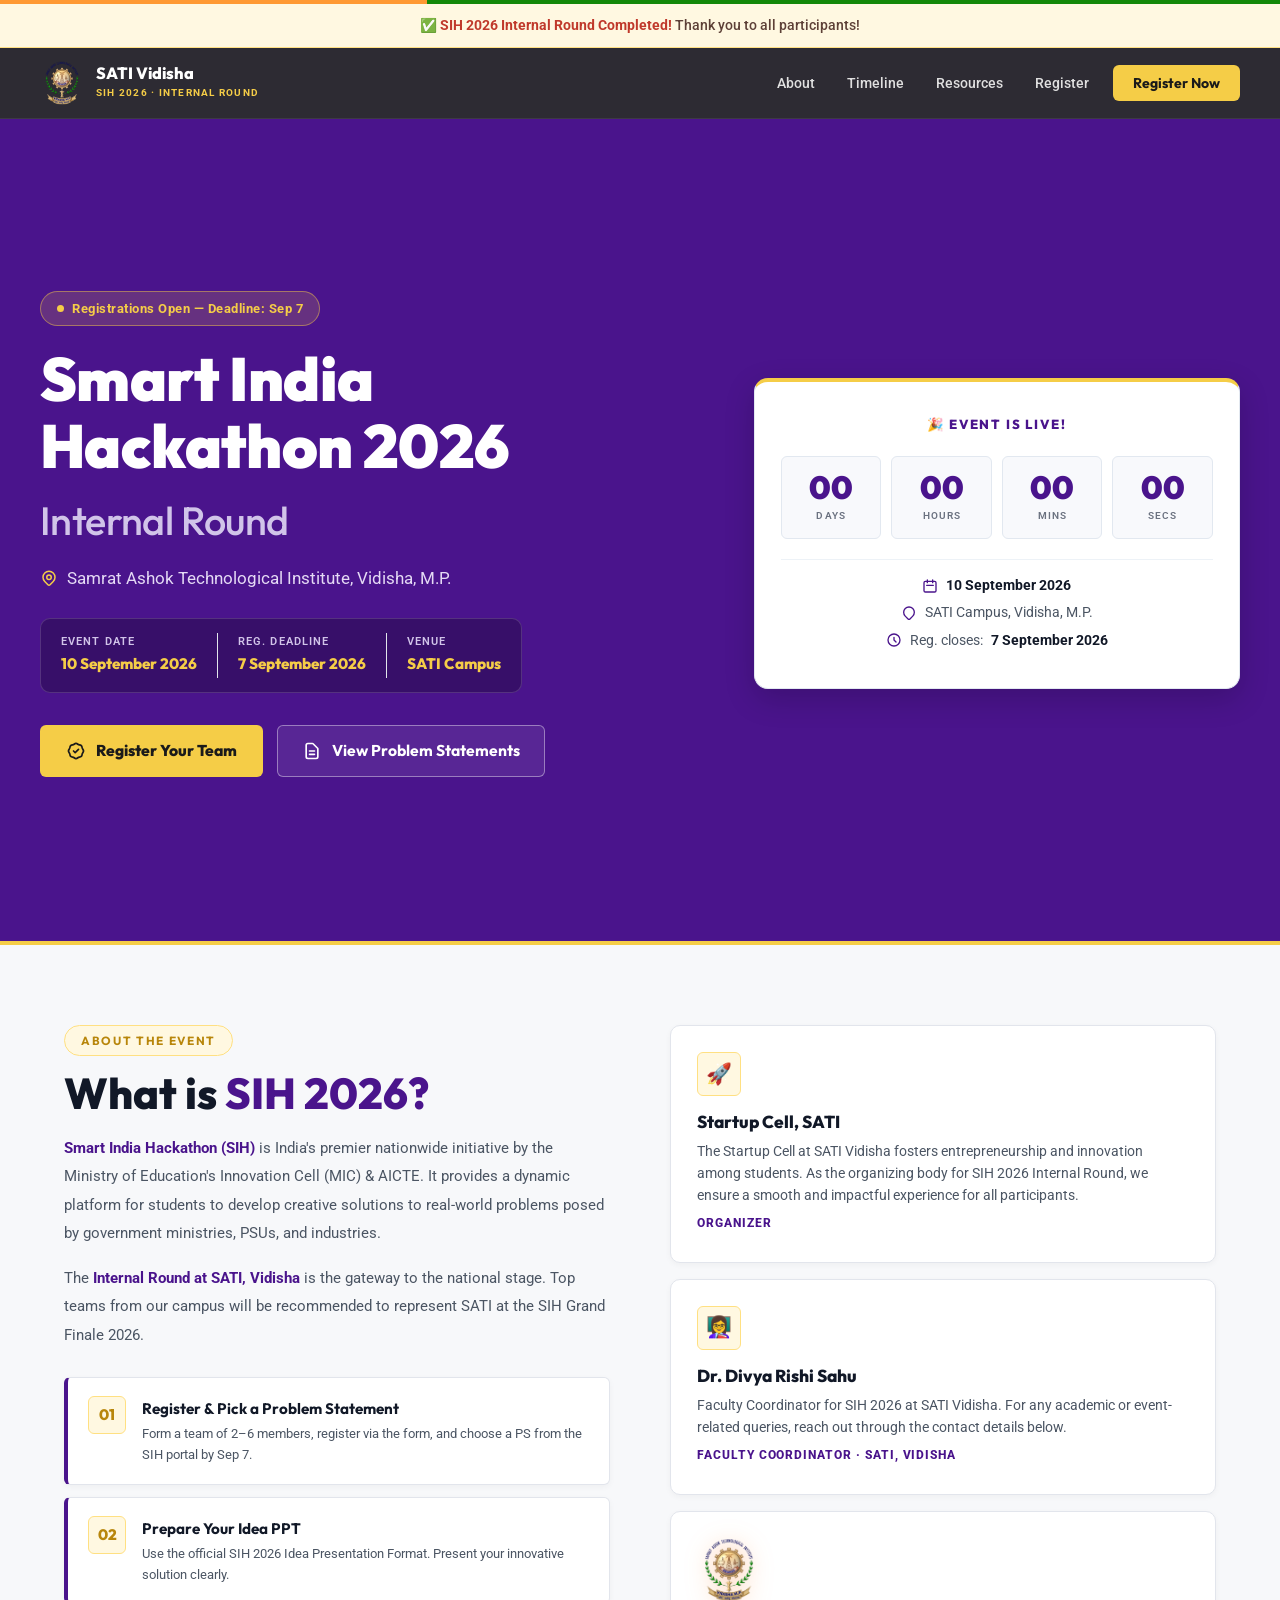
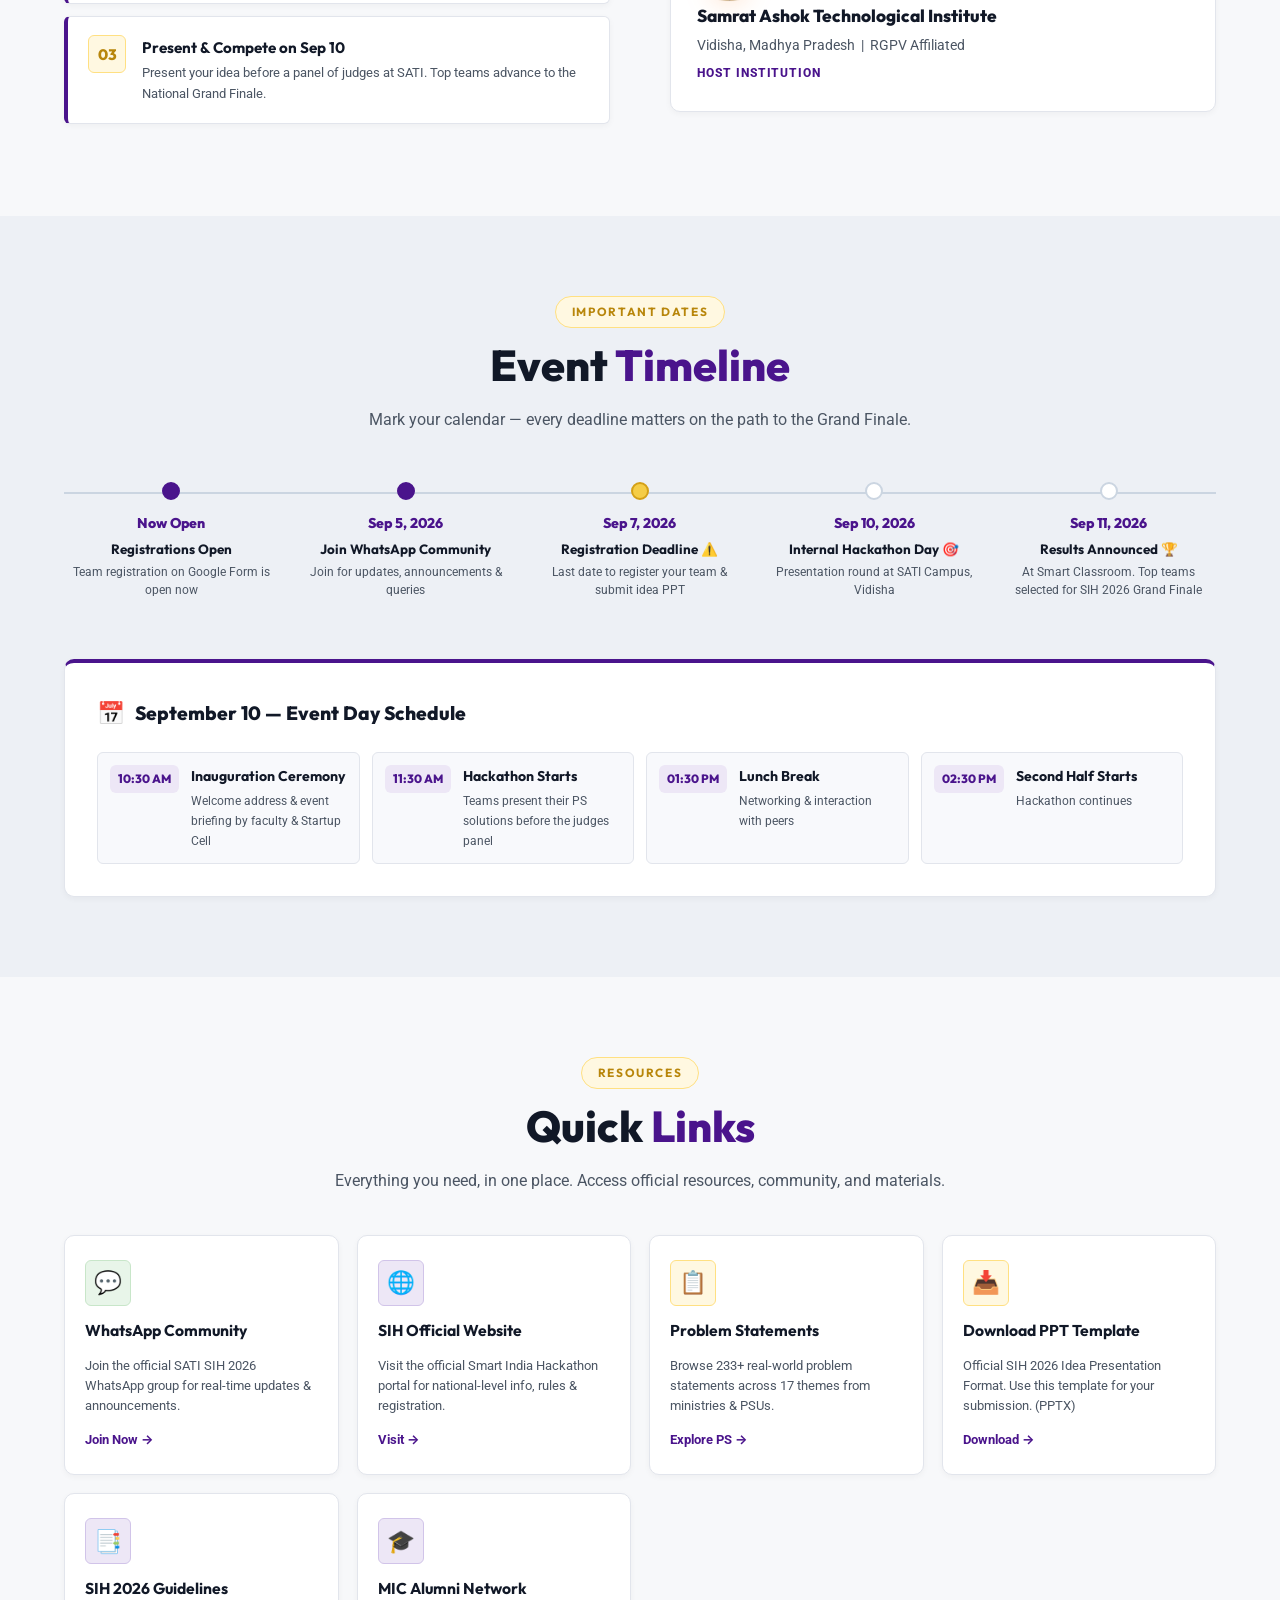
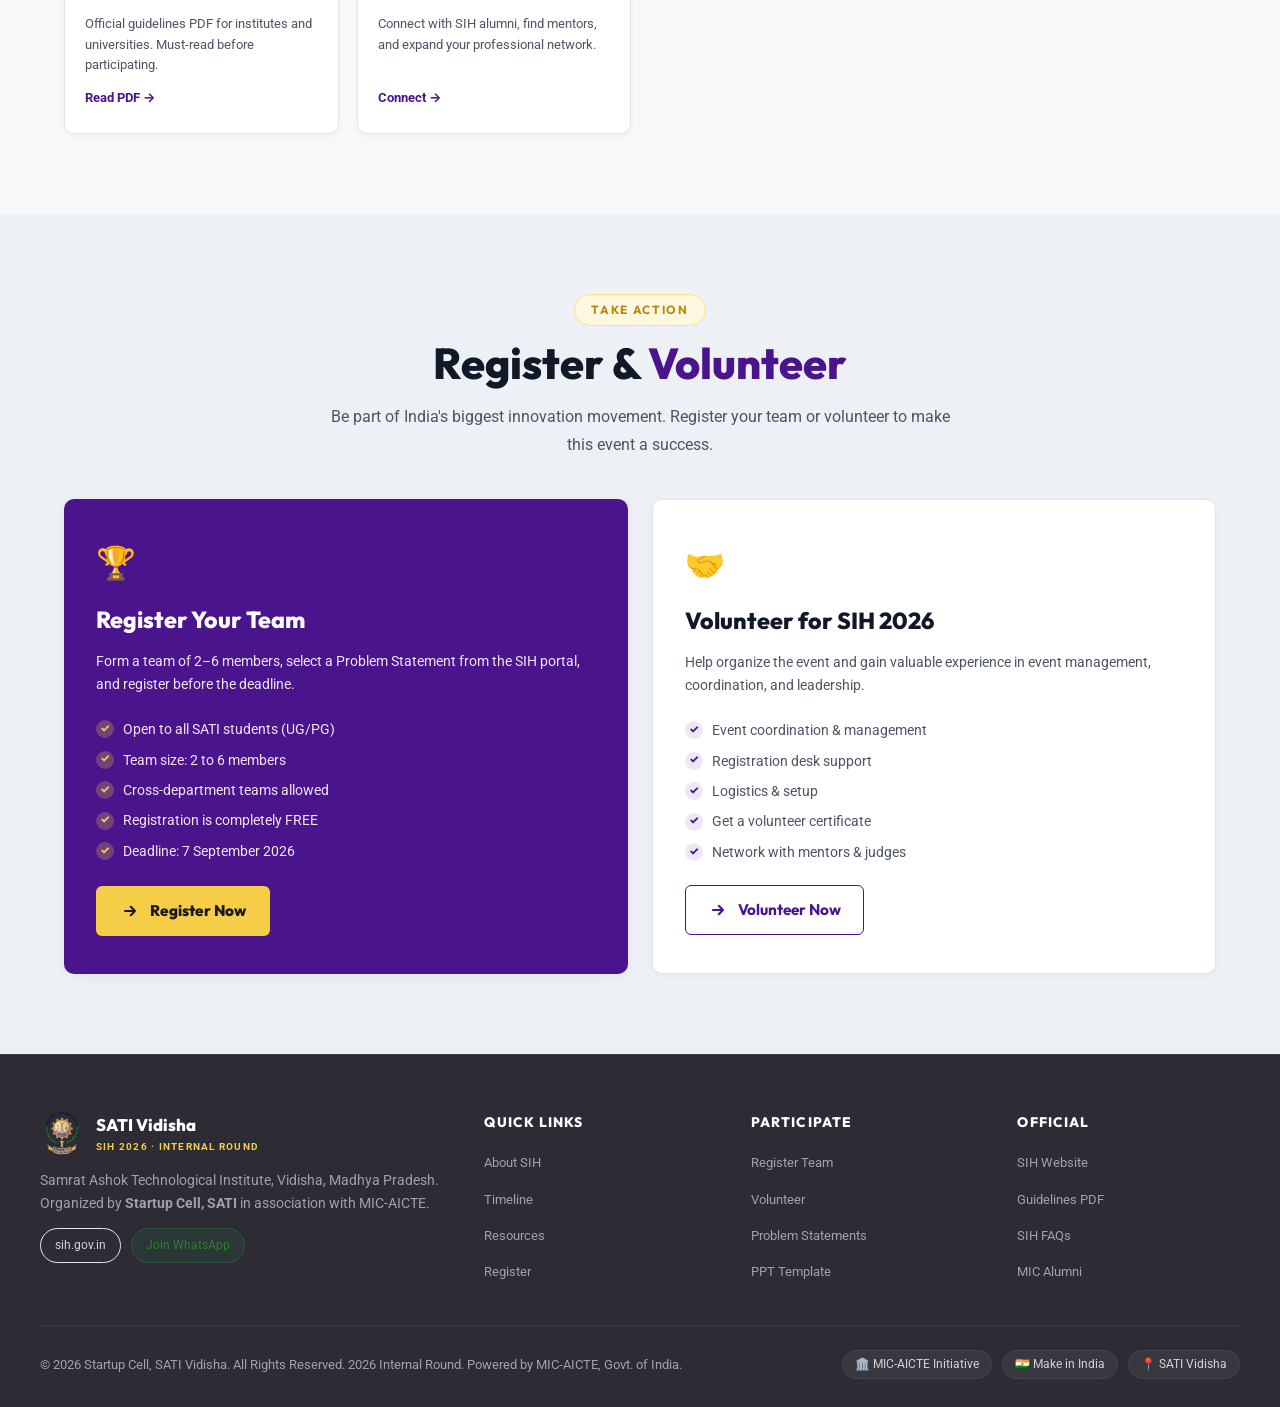
<file: preview.html>
<!DOCTYPE html>
<html lang="en">
<head>
  <meta charset="UTF-8" />
  <meta name="viewport" content="width=device-width, initial-scale=1.0" />
  <title>SIH 2026 Internal Round — SATI Vidisha</title>
  <meta name="description" content="Smart India Hackathon 2026 Internal Round at Samrat Ashok Technological Institute, Vidisha, M.P. Register your team, explore problem statements, and join the innovation journey." />
  <meta name="keywords" content="SIH 2026, Smart India Hackathon, SATI Vidisha, Internal Round, Hackathon, MP, Startup Cell" />
  <meta name="author" content="Startup Cell, SATI Vidisha" />
  <!-- Open Graph -->
  <meta property="og:title" content="SIH 2026 Internal Round — SATI Vidisha" />
  <meta property="og:description" content="Participate in the Smart India Hackathon 2026 Internal Round at SATI, Vidisha. Register by September 7, 2026." />
  <meta property="og:type" content="website" />
  <!-- Google Fonts -->
  <link rel="preconnect" href="https://fonts.googleapis.com" />
  <link rel="preconnect" href="https://fonts.gstatic.com" crossorigin />
  <link href="https://fonts.googleapis.com/css2?family=Outfit:wght@400;500;600;700;800;900&family=Inter:wght@400;500;600;700&display=swap" rel="stylesheet" />
  <link rel="stylesheet" href="style.css" />
</head>
<body>
<!-- India Tricolor Bar -->
<div class="india-bar"></div>

<!-- ══════════════════════════════════════════════════════
     NOTICE BANNER
══════════════════════════════════════════════════════ -->
<div class="notice-banner" id="notice-banner">
  🎯 <span class="notice-highlight">Registration Open!</span> Last date to register: <span class="notice-highlight">7 September 2026</span> &nbsp;|&nbsp;
  <a href="https://docs.google.com/forms/d/e/1FAIpQLSdya0mbfZyhgf5HdVg5-n7kTskO_dV9WyK3kc8CGcEGXtd5GA/formResponse?pli=1" target="_blank" rel="noopener" style="color:var(--orange);font-weight:700;">Register Now →</a>
</div>

<!-- ══════════════════════════════════════════════════════
     NAVBAR
══════════════════════════════════════════════════════ -->
<nav id="navbar">
  <div class="nav-inner">
    <a href="#hero" class="nav-brand">
      <img src="assets/sati-logo.png" alt="SATI Logo" id="nav-logo"
           style="background:transparent;mix-blend-mode:normal;" />
      <div class="nav-brand-text">
        <div class="nav-brand-name">SATI Vidisha</div>
        <div class="nav-brand-sub">SIH 2026 · Internal Round</div>
      </div>
    </a>

    <ul class="nav-links" id="navLinks">
      <li><a href="#about">About</a></li>
      <li><a href="#timeline">Timeline</a></li>
      <li><a href="#links">Resources</a></li>
      <li><a href="#register">Register</a></li>
      <li>
        <a href="https://docs.google.com/forms/d/e/1FAIpQLSdya0mbfZyhgf5HdVg5-n7kTskO_dV9WyK3kc8CGcEGXtd5GA/formResponse?pli=1"
           target="_blank" rel="noopener" class="nav-cta" id="nav-register-btn">
          Register Now
        </a>
      </li>
    </ul>

    <button class="hamburger" id="hamburger" aria-label="Toggle Menu">
      <span></span><span></span><span></span>
    </button>
  </div>
</nav>

<!-- ══════════════════════════════════════════════════════
     HERO SECTION
══════════════════════════════════════════════════════ -->
<section id="hero">
  <div class="hero-content">
    <!-- Left: Text -->
    <div class="hero-left">
      <div class="hero-badge">
        <span class="badge-dot"></span>
        Registrations Open — Deadline: Sep 7
      </div>

      <h1 class="hero-title">
        Smart India<br />
        Hackathon 2026<br />
        <span style="color:#d1c4e9; font-size:0.65em; font-weight:500;">Internal Round</span>
      </h1>

      <p class="hero-sub">
        <svg width="18" height="18" fill="none" viewBox="0 0 24 24" stroke="currentColor" stroke-width="2">
          <path stroke-linecap="round" stroke-linejoin="round" d="M17.657 16.657L13.414 20.9a2 2 0 01-2.828 0l-4.243-4.243a8 8 0 1111.314 0z"/>
          <path stroke-linecap="round" stroke-linejoin="round" d="M15 11a3 3 0 11-6 0 3 3 0 016 0z"/>
        </svg>
        Samrat Ashok Technological Institute, Vidisha, M.P.
      </p>

      <div class="hero-date-bar">
        <div class="date-chip">
          <span class="date-chip-label">Event Date</span>
          <span class="date-chip-value">10 September 2026</span>
        </div>
        <div style="width:1px;background:var(--border);align-self:stretch;"></div>
        <div class="date-chip">
          <span class="date-chip-label">Reg. Deadline</span>
          <span class="date-chip-value">7 September 2026</span>
        </div>
        <div style="width:1px;background:var(--border);align-self:stretch;"></div>
        <div class="date-chip">
          <span class="date-chip-label">Venue</span>
          <span class="date-chip-value">SATI Campus</span>
        </div>
      </div>

      <div class="hero-actions">
        <a href="https://docs.google.com/forms/d/e/1FAIpQLSdya0mbfZyhgf5HdVg5-n7kTskO_dV9WyK3kc8CGcEGXtd5GA/formResponse?pli=1"
           target="_blank" rel="noopener" class="btn-primary" id="hero-register-btn">
          <svg width="20" height="20" fill="none" viewBox="0 0 24 24" stroke="currentColor" stroke-width="2">
            <path stroke-linecap="round" stroke-linejoin="round" d="M9 12l2 2 4-4M7.835 4.697a3.42 3.42 0 001.946-.806 3.42 3.42 0 014.438 0 3.42 3.42 0 001.946.806 3.42 3.42 0 013.138 3.138 3.42 3.42 0 00.806 1.946 3.42 3.42 0 010 4.438 3.42 3.42 0 00-.806 1.946 3.42 3.42 0 01-3.138 3.138 3.42 3.42 0 00-1.946.806 3.42 3.42 0 01-4.438 0 3.42 3.42 0 00-1.946-.806 3.42 3.42 0 01-3.138-3.138 3.42 3.42 0 00-.806-1.946 3.42 3.42 0 010-4.438 3.42 3.42 0 00.806-1.946 3.42 3.42 0 013.138-3.138z"/>
          </svg>
          Register Your Team
        </a>
        <a href="https://www.sih.gov.in/sih2026PS" target="_blank" rel="noopener" class="btn-secondary" id="hero-ps-btn">
          <svg width="20" height="20" fill="none" viewBox="0 0 24 24" stroke="currentColor" stroke-width="2">
            <path stroke-linecap="round" stroke-linejoin="round" d="M9 12h6m-6 4h6m2 5H7a2 2 0 01-2-2V5a2 2 0 012-2h5.586a1 1 0 01.707.293l5.414 5.414a1 1 0 01.293.707V19a2 2 0 01-2 2z"/>
          </svg>
          View Problem Statements
        </a>
      </div>
    </div>

    <!-- Right: Countdown -->
    <div class="hero-right">
      <!-- Countdown Card -->
      <div class="countdown-wrapper">
        <div class="countdown-title" id="cd-title">
          ⏱️ Countdown to Event Day
        </div>
        <div class="countdown-grid">
          <div class="countdown-unit">
            <span class="countdown-num" id="cd-days">00</span>
            <span class="countdown-label-sm">Days</span>
          </div>
          <div class="countdown-unit">
            <span class="countdown-num" id="cd-hours">00</span>
            <span class="countdown-label-sm">Hours</span>
          </div>
          <div class="countdown-unit">
            <span class="countdown-num" id="cd-mins">00</span>
            <span class="countdown-label-sm">Mins</span>
          </div>
          <div class="countdown-unit">
            <span class="countdown-num" id="cd-secs">00</span>
            <span class="countdown-label-sm">Secs</span>
          </div>
        </div>
        <div class="countdown-event-info">
          <div class="event-info-row">
            <svg width="16" height="16" fill="none" viewBox="0 0 24 24" stroke="currentColor" stroke-width="2">
              <path stroke-linecap="round" stroke-linejoin="round" d="M8 7V3m8 4V3m-9 8h10M5 21h14a2 2 0 002-2V7a2 2 0 00-2-2H5a2 2 0 00-2 2v12a2 2 0 002 2z"/>
            </svg>
            <strong>10 September 2026</strong>
          </div>
          <div class="event-info-row">
            <svg width="16" height="16" fill="none" viewBox="0 0 24 24" stroke="currentColor" stroke-width="2">
              <path stroke-linecap="round" stroke-linejoin="round" d="M17.657 16.657L13.414 20.9a2 2 0 01-2.828 0l-4.243-4.243a8 8 0 1111.314 0z"/>
            </svg>
            SATI Campus, Vidisha, M.P.
          </div>
          <div class="event-info-row">
            <svg width="16" height="16" fill="none" viewBox="0 0 24 24" stroke="currentColor" stroke-width="2">
              <path stroke-linecap="round" stroke-linejoin="round" d="M12 8v4l3 3m6-3a9 9 0 11-18 0 9 9 0 0118 0z"/>
            </svg>
            Reg. closes: <strong>7 September 2026</strong>
          </div>
        </div>
      </div>
    </div>
  </div>
</section>

<!-- ══════════════════════════════════════════════════════
     ABOUT SECTION
══════════════════════════════════════════════════════ -->
<section id="about" class="section-pad">
  <div class="container">
    <div class="about-grid">
      <!-- Left: About text + Process -->
      <div class=" ">
        <span class="section-label">About the Event</span>
        <h2 class="section-title">What is <span>SIH 2026?</span></h2>
        <div class="about-text">
          <p>
            <span class="about-highlight">Smart India Hackathon (SIH)</span> is India's premier nationwide initiative by the
            Ministry of Education's Innovation Cell (MIC) &amp; AICTE. It provides a dynamic platform for students to develop
            creative solutions to real-world problems posed by government ministries, PSUs, and industries.
          </p>
          <p>
            The <span class="about-highlight">Internal Round at SATI, Vidisha</span> is the gateway to the national stage.
            Top teams from our campus will be recommended to represent SATI at the SIH Grand Finale 2026.
          </p>
        </div>

        <div class="process-steps">
          <div class="process-step ">
            <div class="step-num">01</div>
            <div class="step-content">
              <h4>Register &amp; Pick a Problem Statement</h4>
              <p>Form a team of 2–6 members, register via the form, and choose a PS from the SIH portal by Sep 7.</p>
            </div>
          </div>
          <div class="process-step ">
            <div class="step-num">02</div>
            <div class="step-content">
              <h4>Prepare Your Idea PPT</h4>
              <p>Use the official SIH 2026 Idea Presentation Format. Present your innovative solution clearly.</p>
            </div>
          </div>
          <div class="process-step ">
            <div class="step-num">03</div>
            <div class="step-content">
              <h4>Present &amp; Compete on Sep 10</h4>
              <p>Present your idea before a panel of judges at SATI. Top teams advance to the National Grand Finale.</p>
            </div>
          </div>
        </div>
      </div>

      <!-- Right: Organizer cards -->
      <div class="organizer-cards ">
        <div class="org-card">
          <div class="org-icon">🚀</div>
          <h3>Startup Cell, SATI</h3>
          <p>The Startup Cell at SATI Vidisha fosters entrepreneurship and innovation among students. As the organizing body for SIH 2026 Internal Round, we ensure a smooth and impactful experience for all participants.</p>
          <span class="org-role">Organizer</span>
        </div>
        <div class="org-card">
          <div class="org-icon">👩‍🏫</div>
          <h3>Dr. Divya Rishi Sahu</h3>
          <p>Faculty Coordinator for SIH 2026 at SATI Vidisha. For any academic or event-related queries, reach out through the contact details below.</p>
          <span class="org-role">Faculty Coordinator · SATI, Vidisha</span>
        </div>
        <div class="org-card" style="flex-direction:row;align-items:center;gap:20px;">
          <img src="assets/sati-logo.png" alt="SATI Logo"
               style="width:64px;height:64px;object-fit:contain;filter:drop-shadow(0 0 12px rgba(255,107,0,0.3));flex-shrink:0;" />
          <div>
            <h3 style="margin-bottom:4px;">Samrat Ashok Technological Institute</h3>
            <p>Vidisha, Madhya Pradesh &nbsp;|&nbsp; RGPV Affiliated</p>
            <span class="org-role">Host Institution</span>
          </div>
        </div>
      </div>
    </div>
  </div>
</section>

<!-- ══════════════════════════════════════════════════════
     TIMELINE SECTION
══════════════════════════════════════════════════════ -->
<section id="timeline" class="section-pad">
  <div class="container">
    <div class="text-center ">
      <span class="section-label">Important Dates</span>
      <h2 class="section-title">Event <span>Timeline</span></h2>
      <p class="section-desc">Mark your calendar — every deadline matters on the path to the Grand Finale.</p>
    </div>

    <div class="timeline-wrapper ">
      <div class="timeline-line"></div>
      <div class="timeline-items">
        <div class="timeline-item">
          <div class="tl-dot passed"></div>
          <div class="tl-content">
            <div class="tl-date">Now Open</div>
            <div class="tl-title">Registrations Open</div>
            <div class="tl-desc">Team registration on Google Form is open now</div>
          </div>
        </div>
        <div class="timeline-item">
          <div class="tl-dot passed"></div>
          <div class="tl-content">
            <div class="tl-date">Sep 5, 2026</div>
            <div class="tl-title">Join WhatsApp Community</div>
            <div class="tl-desc">Join for updates, announcements &amp; queries</div>
          </div>
        </div>
        <div class="timeline-item">
          <div class="tl-dot active"></div>
          <div class="tl-content">
            <div class="tl-date">Sep 7, 2026</div>
            <div class="tl-title">Registration Deadline ⚠️</div>
            <div class="tl-desc">Last date to register your team &amp; submit idea PPT</div>
          </div>
        </div>
        <div class="timeline-item">
          <div class="tl-dot"></div>
          <div class="tl-content">
            <div class="tl-date">Sep 10, 2026</div>
            <div class="tl-title">Internal Hackathon Day 🎯</div>
            <div class="tl-desc">Presentation round at SATI Campus, Vidisha</div>
          </div>
        </div>
        <div class="timeline-item">
          <div class="tl-dot"></div>
          <div class="tl-content">
            <div class="tl-date">Sep 11, 2026</div>
            <div class="tl-title">Results Announced 🏆</div>
            <div class="tl-desc">At Smart Classroom. Top teams selected for SIH 2026 Grand Finale</div>
          </div>
        </div>
      </div>
    </div>

    <!-- Day Schedule -->
    <div class="day-schedule " style="margin-top:60px;">
      <h3>
        <span style="font-size:1.4rem;">📅</span>
        September 10 — Event Day Schedule
      </h3>
      <div class="schedule-grid">
        <div class="schedule-item">
          <span class="schedule-time">10:30 AM</span>
          <div class="schedule-info">
            <h5>Inauguration Ceremony</h5>
            <p>Welcome address &amp; event briefing by faculty &amp; Startup Cell</p>
          </div>
        </div>
        <div class="schedule-item">
          <span class="schedule-time">11:30 AM</span>
          <div class="schedule-info">
            <h5>Hackathon Starts</h5>
            <p>Teams present their PS solutions before the judges panel</p>
          </div>
        </div>
        <div class="schedule-item">
          <span class="schedule-time">01:30 PM</span>
          <div class="schedule-info">
            <h5>Lunch Break</h5>
            <p>Networking &amp; interaction with peers</p>
          </div>
        </div>
        <div class="schedule-item">
          <span class="schedule-time">02:30 PM</span>
          <div class="schedule-info">
            <h5>Second Half Starts</h5>
            <p>Hackathon continues</p>
          </div>
        </div>
      </div>
    </div>
  </div>
</section>

<!-- ══════════════════════════════════════════════════════
     QUICK LINKS / RESOURCES
══════════════════════════════════════════════════════ -->
<section id="links" class="section-pad">
  <div class="container">
    <div class="text-center ">
      <span class="section-label">Resources</span>
      <h2 class="section-title">Quick <span>Links</span></h2>
      <p class="section-desc">Everything you need, in one place. Access official resources, community, and materials.</p>
    </div>

    <div class="links-grid">
      <!-- WhatsApp -->
      <a href="https://chat.whatsapp.com/ITnW1NjKHrTAo9F9Lrst8m"
         target="_blank" rel="noopener" class="link-card " id="whatsapp-link">
        <div class="link-icon-wrap green">💬</div>
        <div class="link-card-title">WhatsApp Community</div>
        <div class="link-card-desc">Join the official SATI SIH 2026 WhatsApp group for real-time updates &amp; announcements.</div>
        <div class="link-card-arrow">Join Now →</div>
      </a>

      <!-- SIH Website -->
      <a href="https://www.sih.gov.in/" target="_blank" rel="noopener" class="link-card " id="sih-website-link">
        <div class="link-icon-wrap blue">🌐</div>
        <div class="link-card-title">SIH Official Website</div>
        <div class="link-card-desc">Visit the official Smart India Hackathon portal for national-level info, rules &amp; registration.</div>
        <div class="link-card-arrow">Visit →</div>
      </a>

      <!-- Problem Statements -->
      <a href="https://www.sih.gov.in/sih2026PS" target="_blank" rel="noopener" class="link-card " id="ps-link">
        <div class="link-icon-wrap orange">📋</div>
        <div class="link-card-title">Problem Statements</div>
        <div class="link-card-desc">Browse 233+ real-world problem statements across 17 themes from ministries &amp; PSUs.</div>
        <div class="link-card-arrow">Explore PS →</div>
      </a>

      <!-- PPT Template -->
      <a href="https://www.sih.gov.in/letters/2026/SIH2026-IDEA-Presentation-Format.pptx"
         target="_blank" rel="noopener" class="link-card " id="ppt-download-btn">
        <div class="link-icon-wrap orange">📥</div>
        <div class="link-card-title">Download PPT Template</div>
        <div class="link-card-desc">Official SIH 2026 Idea Presentation Format. Use this template for your submission. (PPTX)</div>
        <div class="link-card-arrow">Download →</div>
      </a>

      <!-- Guidelines PDF -->
      <a href="https://www.sih.gov.in/letters/2026/SIH%202026%20Guidelines.pdf"
         target="_blank" rel="noopener" class="link-card " id="guidelines-link">
        <div class="link-icon-wrap blue">📑</div>
        <div class="link-card-title">SIH 2026 Guidelines</div>
        <div class="link-card-desc">Official guidelines PDF for institutes and universities. Must-read before participating.</div>
        <div class="link-card-arrow">Read PDF →</div>
      </a>

      <!-- MIC Alumni -->
      <a href="https://alumni.mic.gov.in/" target="_blank" rel="noopener" class="link-card " id="mic-link">
        <div class="link-icon-wrap blue">🎓</div>
        <div class="link-card-title">MIC Alumni Network</div>
        <div class="link-card-desc">Connect with SIH alumni, find mentors, and expand your professional network.</div>
        <div class="link-card-arrow">Connect →</div>
      </a>
    </div>
  </div>
</section>

<!-- ══════════════════════════════════════════════════════
     REGISTER / VOLUNTEER SECTION
══════════════════════════════════════════════════════ -->
<section id="register" class="section-pad">
  <div class="container">
    <div class="text-center ">
      <span class="section-label">Take Action</span>
      <h2 class="section-title">Register & <span>Volunteer</span></h2>
      <p class="section-desc">Be part of India's biggest innovation movement. Register your team or volunteer to make this event a success.</p>
    </div>

    <div class="register-grid">
      <!-- Team Registration -->
      <div class="reg-card primary-card ">
        <div class="reg-icon">🏆</div>
        <h2>Register Your Team</h2>
        <p>Form a team of 2–6 members, select a Problem Statement from the SIH portal, and register before the deadline.</p>
        <ul class="reg-features">
          <li>Open to all SATI students (UG/PG)</li>
          <li>Team size: 2 to 6 members</li>
          <li>Cross-department teams allowed</li>
          <li>Registration is completely FREE</li>
          <li>Deadline: 7 September 2026</li>
        </ul>
        <a href="https://docs.google.com/forms/d/e/1FAIpQLSdya0mbfZyhgf5HdVg5-n7kTskO_dV9WyK3kc8CGcEGXtd5GA/formResponse?pli=1"
           target="_blank" rel="noopener" class="btn-white" id="reg-form-btn">
          <svg width="20" height="20" fill="none" viewBox="0 0 24 24" stroke="currentColor" stroke-width="2.5">
            <path stroke-linecap="round" stroke-linejoin="round" d="M13 7l5 5m0 0l-5 5m5-5H6"/>
          </svg>
          Register Now
        </a>
      </div>

      <!-- Volunteer Form -->
      <div class="reg-card secondary-card ">
        <div class="reg-icon">🤝</div>
        <h2>Volunteer for SIH 2026</h2>
        <p>Help organize the event and gain valuable experience in event management, coordination, and leadership.</p>
        <ul class="reg-features">
          <li>Event coordination &amp; management</li>
          <li>Registration desk support</li>
          <li>Logistics &amp; setup</li>
          <li>Get a volunteer certificate</li>
          <li>Network with mentors &amp; judges</li>
        </ul>
        <a href="https://forms.gle/4rEzojgHAcSUozsk7"
           target="_blank" rel="noopener" class="btn-outline-orange" id="volunteer-form-btn">
          <svg width="20" height="20" fill="none" viewBox="0 0 24 24" stroke="currentColor" stroke-width="2.5">
            <path stroke-linecap="round" stroke-linejoin="round" d="M13 7l5 5m0 0l-5 5m5-5H6"/>
          </svg>
          Volunteer Now
        </a>
      </div>
    </div>
  </div>
</section>

<!-- ══════════════════════════════════════════════════════
     FOOTER
══════════════════════════════════════════════════════ -->
<footer id="footer">
  <div class="footer-inner">
    <div class="footer-top">
      <!-- Brand -->
      <div class="footer-brand">
        <div class="footer-brand-row">
          <img src="assets/sati-logo.png" alt="SATI Logo" class="footer-logo" />
          <div>
            <div class="footer-brand-name">SATI Vidisha</div>
            <div class="footer-brand-sub">SIH 2026 · Internal Round</div>
          </div>
        </div>
        <p>Samrat Ashok Technological Institute, Vidisha, Madhya Pradesh. Organized by <strong>Startup Cell, SATI</strong> in association with MIC-AICTE.</p>
        <div style="display:flex;gap:10px;flex-wrap:wrap;margin-top:8px;">
          <a href="https://www.sih.gov.in" target="_blank" rel="noopener"
             style="font-size:0.78rem;color:var(--text-dim);background:var(--surface);border:1px solid var(--border);padding:6px 14px;border-radius:50px;transition:var(--transition);"
             id="footer-sih-badge">sih.gov.in</a>
          <a href="https://chat.whatsapp.com/ITnW1NjKHrTAo9F9Lrst8m" target="_blank" rel="noopener"
             style="font-size:0.78rem;color:var(--green);background:rgba(34,197,94,0.08);border:1px solid rgba(34,197,94,0.2);padding:6px 14px;border-radius:50px;transition:var(--transition);"
             id="footer-whatsapp-badge">Join WhatsApp</a>
        </div>
      </div>

      <!-- Quick Links -->
      <div class="footer-col">
        <h4>Quick Links</h4>
        <ul>
          <li><a href="#about">About SIH</a></li>
          <li><a href="#timeline">Timeline</a></li>
          <li><a href="#links">Resources</a></li>
          <li><a href="#register">Register</a></li>
        </ul>
      </div>

      <!-- Forms -->
      <div class="footer-col">
        <h4>Participate</h4>
        <ul>
          <li><a href="https://docs.google.com/forms/d/e/1FAIpQLSdya0mbfZyhgf5HdVg5-n7kTskO_dV9WyK3kc8CGcEGXtd5GA/formResponse?pli=1" target="_blank" rel="noopener" id="footer-reg-link">Register Team</a></li>
          <li><a href="https://forms.gle/4rEzojgHAcSUozsk7" target="_blank" rel="noopener" id="footer-vol-link">Volunteer</a></li>
          <li><a href="https://www.sih.gov.in/sih2026PS" target="_blank" rel="noopener" id="footer-ps-link">Problem Statements</a></li>
          <li><a href="https://www.sih.gov.in/letters/2026/SIH2026-IDEA-Presentation-Format.pptx" target="_blank" rel="noopener" id="footer-ppt-link">PPT Template</a></li>
        </ul>
      </div>

      <!-- Official -->
      <div class="footer-col">
        <h4>Official</h4>
        <ul>
          <li><a href="https://www.sih.gov.in" target="_blank" rel="noopener" id="footer-sih-link">SIH Website</a></li>
          <li><a href="https://www.sih.gov.in/letters/2026/SIH%202026%20Guidelines.pdf" target="_blank" rel="noopener" id="footer-guide-link">Guidelines PDF</a></li>
          <li><a href="https://www.sih.gov.in/faqs" target="_blank" rel="noopener" id="footer-faq-link">SIH FAQs</a></li>
          <li><a href="https://alumni.mic.gov.in/" target="_blank" rel="noopener" id="footer-mic-link">MIC Alumni</a></li>
        </ul>
      </div>
    </div>

    <div class="footer-bottom">
      <p class="copyright">
        &copy; 2026 Startup Cell, SATI Vidisha. All Rights Reserved. 2026 Internal Round.
        Powered by MIC-AICTE, Govt. of India.
      </p>
      <div class="footer-badges">
        <span class="footer-badge">🏛️ MIC-AICTE Initiative</span>
        <span class="footer-badge">🇮🇳 Make in India</span>
        <span class="footer-badge">📍 SATI Vidisha</span>
      </div>
    </div>
  </div>
</footer>

<script src="script.js"></script>
</body>
</html>
</file>
<file: style.css>
/* ============================================================
   SIH 2026 Internal Round — SATI Vidisha
   Clean Institutional Theme (Matching startup.satiengg.in)
   Clean Solid Palette: Slate Charcoal (#2d2b33), Deep Purple (#4a148c), Golden Yellow (#f5cd47)
   No Gradients · No Glow Orbs · Clean Professional Layout
   ============================================================ */

@import url('https://fonts.googleapis.com/css2?family=Outfit:wght@400;500;600;700;800;900&family=Roboto:wght@300;400;500;700&family=Inter:wght@400;500;600;700&display=swap');

/* ─── Color Tokens ───────────────────────────────────────── */
:root {
  /* Startup Cell Solid Colors */
  --sc-slate:        #2d2b33;   /* Slate Charcoal */
  --sc-slate-dark:   #211f26;   /* Darker Slate */
  --sc-purple:       #4a148c;   /* Solid Deep Purple */
  --sc-purple-mid:   #5e35b1;   /* Medium Purple */
  --sc-purple-light: #ede7f6;   /* Light Purple Tint */
  --sc-gold:         #f5cd47;   /* Solid Golden Yellow */
  --sc-gold-hover:   #e6bc32;
  --sc-gold-light:   #fff8e1;   /* Light Gold Tint */
  --sc-gold-deep:    #b8860b;   /* Deep Gold Text */

  /* Surfaces & Backgrounds */
  --bg:              #f7f8fa;   /* Clean light background */
  --bg2:             #edf0f5;   /* Alternate section background */
  --surf:            #ffffff;   /* Pure white cards */
  --surf2:           #f8f9fc;
  --surf3:           #eef1f6;
  --border:          #e2e5ec;
  --border-dark:     #3d3a44;

  /* Typography Colors */
  --text:            #1f242e;   /* Heading text */
  --text-dark:       #111827;
  --muted:           #4b5563;   /* Body text */
  --dim:             #6b7280;   /* Secondary subtexts */

  /* Aliases */
  --orange:          var(--sc-gold);
  --orange-deep:     var(--sc-gold-hover);
  --orange-subtle:   rgba(245, 205, 71, 0.15);
  --purple:          var(--sc-purple);
  --purple-subtle:   var(--sc-purple-light);
  --green:           #2e7d32;
  --green-whatsapp:  #25d366;

  /* Radii & Shadows */
  --r-sm:            6px;
  --r-md:            10px;
  --r-lg:            14px;
  --r-xl:            18px;
  --shadow-sm:       0 2px 6px rgba(0,0,0,0.04);
  --shadow-card:     0 3px 14px rgba(28,39,60,0.05);
  --shadow-hover:    0 8px 24px rgba(28,39,60,0.09);
  --ease:            all 0.2s ease;
  --font-head:       'Outfit', 'Google Sans', 'Roboto', sans-serif;
  --font-body:       'Roboto', 'Inter', sans-serif;
}

/* ─── Reset ──────────────────────────────────────────────── */
*, *::before, *::after { box-sizing: border-box; margin: 0; padding: 0; }

html {
  scroll-behavior: smooth;
  scroll-padding-top: 80px;
  scrollbar-width: thin;
  scrollbar-color: var(--sc-purple) var(--bg2);
}

::-webkit-scrollbar { width: 7px; }
::-webkit-scrollbar-track { background: var(--bg2); }
::-webkit-scrollbar-thumb { background: var(--sc-purple); border-radius: 3px; }

body {
  font-family: var(--font-body);
  background: var(--bg);
  color: var(--text);
  line-height: 1.65;
  overflow-x: hidden;
  -webkit-font-smoothing: antialiased;
}

a { text-decoration: none; color: inherit; }
img { max-width: 100%; display: block; }
button { cursor: pointer; border: none; font-family: var(--font-body); }

/* Remove artificial glow orbs */
.glow-orb { display: none !important; }

/* India Tricolor Bar */
.india-bar {
  height: 4px;
  width: 100%;
  display: flex;
  position: relative;
  z-index: 1001;
}
.india-bar::before {
  content: '';
  width: 33.33%;
  background: #FF9933;
}
.india-bar::after {
  content: '';
  width: 66.67%;
  background: #138808;
}

/* ─── Notice Banner (Clean Solid Amber) ──────────────────── */
.notice-banner {
  background: #fff8e1;
  border-bottom: 1px solid #ffe082;
  padding: 10px 24px;
  text-align: center;
  font-size: 0.86rem;
  font-weight: 500;
  color: #5d4037;
  position: relative;
  z-index: 999;
}
.notice-highlight { color: #c0392b; font-weight: 700; }

/* ─── Section Header Typography ──────────────────────────── */
.section-label {
  font-family: var(--font-head);
  font-size: 0.74rem;
  font-weight: 700;
  letter-spacing: 0.14em;
  text-transform: uppercase;
  color: var(--sc-gold-deep);
  display: inline-block;
  padding: 5px 16px;
  background: var(--sc-gold-light);
  border: 1px solid #ffe082;
  border-radius: 50px;
  margin-bottom: 12px;
}

.section-title {
  font-family: var(--font-head);
  font-size: clamp(2rem, 3.5vw, 2.7rem);
  font-weight: 800;
  line-height: 1.2;
  margin-bottom: 14px;
  color: var(--text-dark);
}
.section-title span { color: var(--sc-purple); }

.section-desc {
  font-size: 1rem;
  color: var(--muted);
  max-width: 620px;
  line-height: 1.75;
}
.text-center { text-align: center; }
.text-center .section-desc { margin: 0 auto; }

.container { max-width: 1200px; margin: 0 auto; padding: 0 24px; }
.section-pad { padding: 80px 0; }

/* Solid Title Text without AI gradient */
.gradient-text {
  color: #ffffff;
}

/* ─── Navbar (Solid Charcoal Header) ─────────────────────── */
#navbar {
  position: sticky;
  top: 0;
  z-index: 1000;
  background: var(--sc-slate);
  border-bottom: 1px solid var(--border-dark);
  padding: 0 24px;
  transition: var(--ease);
}
#navbar.scrolled {
  box-shadow: 0 3px 16px rgba(0,0,0,0.18);
}

.nav-inner {
  max-width: 1200px;
  margin: 0 auto;
  display: flex;
  align-items: center;
  justify-content: space-between;
  height: 70px;
}

.nav-brand {
  display: flex;
  align-items: center;
  gap: 12px;
}
.nav-brand img {
  width: 44px;
  height: 44px;
  object-fit: contain;
}
.nav-brand-name {
  font-family: var(--font-head);
  font-size: 1.02rem;
  font-weight: 800;
  color: #ffffff;
  line-height: 1.2;
}
.nav-brand-sub {
  font-size: 0.65rem;
  color: var(--sc-gold);
  letter-spacing: 0.12em;
  text-transform: uppercase;
  font-weight: 700;
}

.nav-links {
  display: flex;
  align-items: center;
  gap: 4px;
  list-style: none;
}
.nav-links a {
  font-size: 0.88rem;
  font-weight: 500;
  color: #e0e0e0;
  padding: 8px 14px;
  border-radius: var(--r-sm);
  transition: var(--ease);
  position: relative;
}
.nav-links a:hover { color: #ffffff; }

.nav-links a::after {
  content: '';
  position: absolute;
  bottom: 2px; left: 50%;
  transform: translateX(-50%);
  width: 0; height: 3px;
  background: var(--sc-gold);
  border-radius: 2px;
  transition: var(--ease);
}
.nav-links a:hover::after { width: 60%; }

.nav-cta {
  background: var(--sc-gold) !important;
  color: #1a1a1a !important;
  padding: 9px 20px !important;
  border-radius: var(--r-sm) !important;
  font-weight: 700 !important;
  font-family: var(--font-head) !important;
  transition: var(--ease) !important;
  margin-left: 6px;
}
.nav-cta:hover {
  background: #ffffff !important;
  color: #1a1a1a !important;
  transform: translateY(-1px) !important;
}
.nav-cta::after { display: none !important; }

.hamburger {
  display: none;
  flex-direction: column;
  gap: 5px;
  cursor: pointer;
  padding: 8px;
  background: none;
}
.hamburger span {
  display: block;
  width: 24px; height: 2px;
  background: #ffffff;
  border-radius: 1px;
}

/* ─── Hero Section (Solid Deep Royal Purple) ─────────────── */
#hero {
  min-height: calc(100vh - 74px);
  display: flex;
  align-items: center;
  position: relative;
  overflow: hidden;
  padding: 72px 24px 64px;
  background: var(--sc-purple);
  color: #ffffff;
  border-bottom: 4px solid var(--sc-gold);
}

#hero-canvas {
  display: none !important;
}

.hero-content {
  max-width: 1200px;
  margin: 0 auto;
  width: 100%;
  position: relative;
  z-index: 1;
  display: grid;
  grid-template-columns: 1.15fr 0.85fr;
  gap: 56px;
  align-items: center;
}

.hero-badge {
  display: inline-flex;
  align-items: center;
  gap: 8px;
  background: rgba(245, 205, 71, 0.16);
  border: 1px solid rgba(245, 205, 71, 0.45);
  padding: 6px 16px;
  border-radius: 50px;
  font-size: 0.8rem;
  font-weight: 700;
  color: var(--sc-gold);
  margin-bottom: 20px;
  letter-spacing: 0.04em;
}
.badge-dot {
  width: 7px; height: 7px;
  background: var(--sc-gold);
  border-radius: 50%;
}

.hero-title {
  font-family: var(--font-head);
  font-size: clamp(2.3rem, 4.8vw, 3.8rem);
  font-weight: 900;
  line-height: 1.1;
  margin-bottom: 18px;
  color: #ffffff;
  letter-spacing: -0.01em;
}

.hero-sub {
  font-size: 1.05rem;
  color: #e5daf5;
  margin-bottom: 26px;
  display: flex;
  align-items: center;
  gap: 9px;
}
.hero-sub svg { color: var(--sc-gold); flex-shrink: 0; }

.hero-date-bar {
  display: flex;
  gap: 20px;
  margin-bottom: 32px;
  background: rgba(0, 0, 0, 0.25);
  border: 1px solid rgba(255, 255, 255, 0.15);
  border-radius: var(--r-md);
  padding: 14px 20px;
  width: fit-content;
}
.date-chip-label {
  font-size: 0.68rem;
  color: #d1c4e9;
  text-transform: uppercase;
  letter-spacing: 0.1em;
  font-weight: 600;
  display: block;
}
.date-chip-value {
  font-family: var(--font-head);
  font-size: 0.95rem;
  font-weight: 800;
  color: var(--sc-gold);
}

.hero-actions {
  display: flex;
  gap: 14px;
  flex-wrap: wrap;
}

/* ─── Buttons ────────────────────────────────────────────── */
.btn-primary {
  display: inline-flex;
  align-items: center;
  gap: 10px;
  background: var(--sc-gold);
  color: #1a1a1a;
  padding: 13px 26px;
  border-radius: var(--r-sm);
  font-family: var(--font-head);
  font-size: 0.98rem;
  font-weight: 800;
  transition: var(--ease);
}
.btn-primary:hover {
  background: #ffffff;
  color: #1a1a1a;
  transform: translateY(-2px);
}

.btn-secondary {
  display: inline-flex;
  align-items: center;
  gap: 10px;
  background: rgba(255,255,255,0.08);
  color: #ffffff;
  padding: 12px 24px;
  border-radius: var(--r-sm);
  font-family: var(--font-head);
  font-size: 0.98rem;
  font-weight: 700;
  border: 1.5px solid rgba(255,255,255,0.4);
  transition: var(--ease);
}
.btn-secondary:hover {
  background: #ffffff;
  color: var(--sc-purple);
  border-color: #ffffff;
  transform: translateY(-2px);
}

/* ─── Countdown Box (Solid Crisp Card) ───────────────────── */
.countdown-wrapper {
  background: #ffffff;
  border: 1px solid #e2e8f0;
  border-top: 4px solid var(--sc-gold);
  border-radius: var(--r-lg);
  padding: 32px 26px;
  text-align: center;
  box-shadow: 0 10px 30px rgba(0,0,0,0.18);
  color: var(--text);
}

.countdown-title {
  font-family: var(--font-head);
  font-size: 0.82rem;
  font-weight: 800;
  letter-spacing: 0.14em;
  text-transform: uppercase;
  color: var(--sc-purple);
  margin-bottom: 20px;
}

.countdown-grid {
  display: grid;
  grid-template-columns: repeat(4, 1fr);
  gap: 10px;
  margin-bottom: 20px;
}

.countdown-unit {
  background: #f8f9fc;
  border: 1px solid #e2e8f0;
  border-radius: var(--r-sm);
  padding: 14px 6px;
}
.countdown-num {
  font-family: var(--font-head);
  font-size: 2rem;
  font-weight: 900;
  color: var(--sc-purple);
  line-height: 1;
  display: block;
}
.countdown-label-sm {
  font-size: 0.65rem;
  text-transform: uppercase;
  letter-spacing: 0.1em;
  color: var(--dim);
  display: block;
  margin-top: 4px;
  font-weight: 600;
}

.countdown-event-info {
  border-top: 1px solid #edf2f7;
  padding-top: 14px;
}
.event-info-row {
  display: flex;
  align-items: center;
  justify-content: center;
  gap: 8px;
  font-size: 0.88rem;
  color: var(--muted);
  margin-bottom: 4px;
}
.event-info-row svg { color: var(--sc-purple); }
.event-info-row strong { color: var(--text-dark); font-weight: 700; }

/* ─── About Section ──────────────────────────────────────── */
#about { background: var(--bg); }

.about-grid {
  display: grid;
  grid-template-columns: 1fr 1fr;
  gap: 60px;
  align-items: start;
}

.about-text p {
  color: var(--muted);
  line-height: 1.85;
  margin-bottom: 16px;
  font-size: 0.96rem;
}
.about-highlight {
  color: var(--sc-purple);
  font-weight: 700;
}

.process-steps { margin-top: 28px; }
.process-step {
  display: flex;
  align-items: flex-start;
  gap: 16px;
  padding: 18px 20px;
  background: var(--surf);
  border: 1px solid var(--border);
  border-left: 4px solid var(--sc-purple);
  border-radius: var(--r-sm);
  margin-bottom: 12px;
  box-shadow: var(--shadow-sm);
  transition: var(--ease);
}
.process-step:hover {
  transform: translateX(3px);
  border-color: var(--sc-purple);
  box-shadow: var(--shadow-card);
}

.step-num {
  flex-shrink: 0;
  width: 38px; height: 38px;
  background: var(--sc-gold-light);
  border: 1px solid #ffe082;
  border-radius: var(--r-sm);
  display: flex;
  align-items: center;
  justify-content: center;
  font-family: var(--font-head);
  font-size: 0.95rem;
  font-weight: 800;
  color: var(--sc-gold-deep);
}
.step-content h4 {
  font-family: var(--font-head);
  font-size: 0.95rem;
  font-weight: 700;
  color: var(--text-dark);
  margin-bottom: 3px;
}
.step-content p {
  font-size: 0.84rem;
  color: var(--muted);
  line-height: 1.55;
}

.organizer-cards { display: flex; flex-direction: column; gap: 16px; }
.org-card {
  background: var(--surf);
  border: 1px solid var(--border);
  border-radius: var(--r-md);
  padding: 26px;
  box-shadow: var(--shadow-sm);
  transition: var(--ease);
}
.org-card:hover {
  border-color: var(--sc-purple);
  box-shadow: var(--shadow-card);
  transform: translateY(-2px);
}
.org-icon {
  width: 44px; height: 44px;
  background: var(--sc-gold-light);
  border: 1px solid #ffe082;
  border-radius: var(--r-sm);
  display: flex;
  align-items: center;
  justify-content: center;
  margin-bottom: 12px;
  font-size: 1.3rem;
}
.org-card h3 {
  font-family: var(--font-head);
  font-size: 1.08rem;
  font-weight: 800;
  color: var(--text-dark);
  margin-bottom: 4px;
}
.org-card p { font-size: 0.86rem; color: var(--muted); line-height: 1.6; }
.org-role {
  display: inline-block;
  font-size: 0.74rem;
  color: var(--sc-purple);
  font-weight: 800;
  letter-spacing: 0.08em;
  text-transform: uppercase;
  margin-top: 8px;
}

/* ─── Timeline Section ───────────────────────────────────── */
#timeline { background: var(--bg2); }

.timeline-wrapper { margin-top: 48px; position: relative; }
.timeline-line {
  position: absolute;
  top: 10px;
  left: 0; right: 0;
  height: 2px;
  background: #cbd5e1;
}
.timeline-items {
  display: grid;
  grid-template-columns: repeat(5, 1fr);
  gap: 20px;
  position: relative;
  z-index: 1;
}
.timeline-item {
  display: flex;
  flex-direction: column;
  align-items: center;
  text-align: center;
  gap: 12px;
}
.tl-dot {
  width: 18px; height: 18px;
  border-radius: 50%;
  background: #ffffff;
  border: 2px solid #cbd5e1;
  flex-shrink: 0;
}
.tl-dot.active {
  background: var(--sc-gold);
  border-color: #d4a017;
}
.tl-dot.passed {
  background: var(--sc-purple);
  border-color: var(--sc-purple);
}

.tl-date {
  font-family: var(--font-head);
  font-size: 0.88rem;
  font-weight: 800;
  color: var(--sc-purple);
  margin-bottom: 3px;
}
.tl-title {
  font-family: var(--font-head);
  font-size: 0.84rem;
  font-weight: 700;
  color: var(--text-dark);
  margin-bottom: 3px;
}
.tl-desc { font-size: 0.76rem; color: var(--muted); line-height: 1.5; }

/* Day Schedule */
.day-schedule {
  margin-top: 48px;
  background: var(--surf);
  border: 1px solid var(--border);
  border-top: 4px solid var(--sc-purple);
  border-radius: var(--r-md);
  padding: 32px;
  box-shadow: var(--shadow-sm);
}
.day-schedule h3 {
  font-family: var(--font-head);
  font-size: 1.2rem;
  font-weight: 800;
  color: var(--text-dark);
  margin-bottom: 20px;
  display: flex;
  align-items: center;
  gap: 10px;
}
.schedule-grid {
  display: grid;
  grid-template-columns: repeat(auto-fill, minmax(210px, 1fr));
  gap: 12px;
}
.schedule-item {
  display: flex;
  gap: 12px;
  align-items: flex-start;
  padding: 12px;
  background: var(--surf2);
  border-radius: var(--r-sm);
  border: 1px solid var(--border);
  transition: var(--ease);
}
.schedule-item:hover {
  border-color: var(--sc-purple);
  background: #ffffff;
}
.schedule-time {
  font-family: var(--font-head);
  font-size: 0.75rem;
  font-weight: 800;
  color: var(--sc-purple);
  white-space: nowrap;
  flex-shrink: 0;
  background: var(--sc-purple-light);
  padding: 4px 8px;
  border-radius: var(--r-sm);
}
.schedule-info h5 {
  font-family: var(--font-head);
  font-size: 0.88rem;
  font-weight: 700;
  color: var(--text-dark);
  margin-bottom: 2px;
}
.schedule-info p { font-size: 0.77rem; color: var(--muted); }

/* ─── Quick Links / Resources ────────────────────────────── */
#links { background: var(--bg); }

.links-grid {
  display: grid;
  grid-template-columns: repeat(auto-fill, minmax(220px, 1fr));
  gap: 18px;
  margin-top: 40px;
}
.link-card {
  background: var(--surf);
  border: 1px solid var(--border);
  border-radius: var(--r-md);
  padding: 24px 20px;
  display: flex;
  flex-direction: column;
  gap: 12px;
  box-shadow: var(--shadow-sm);
  transition: var(--ease);
  text-decoration: none;
  color: inherit;
}
.link-card:hover {
  transform: translateY(-3px);
  border-color: var(--sc-purple);
  box-shadow: var(--shadow-card);
}
.link-icon-wrap {
  width: 46px; height: 46px;
  border-radius: var(--r-sm);
  display: flex;
  align-items: center;
  justify-content: center;
  font-size: 1.4rem;
  flex-shrink: 0;
}
.link-icon-wrap.orange { background: #fff8e1; border: 1px solid #ffe082; }
.link-icon-wrap.green  { background: #e8f5e9; border: 1px solid #c8e6c9; }
.link-icon-wrap.blue   { background: var(--sc-purple-light); border: 1px solid #d1c4e9; }

.link-card-title {
  font-family: var(--font-head);
  font-size: 0.98rem;
  font-weight: 700;
  color: var(--text-dark);
}
.link-card-desc {
  font-size: 0.82rem;
  color: var(--muted);
  line-height: 1.55;
}
.link-card-arrow {
  margin-top: auto;
  font-size: 0.82rem;
  font-weight: 700;
  color: var(--sc-purple);
  display: flex;
  align-items: center;
  gap: 6px;
  transition: gap 0.2s;
}
.link-card:hover .link-card-arrow { gap: 9px; }

/* ─── Register Section ───────────────────────────────────── */
#register { background: var(--bg2); }

.register-grid {
  display: grid;
  grid-template-columns: 1fr 1fr;
  gap: 24px;
  margin-top: 40px;
}
.reg-card {
  border-radius: var(--r-md);
  padding: 38px 32px;
  display: flex;
  flex-direction: column;
  gap: 16px;
  transition: var(--ease);
}
.reg-card.primary-card {
  background: var(--sc-purple);
  color: #ffffff;
  box-shadow: var(--shadow-card);
}
.reg-card.secondary-card {
  background: #ffffff;
  border: 1px solid var(--border);
  box-shadow: var(--shadow-sm);
  color: var(--text);
}

.reg-icon { font-size: 2rem; }
.reg-card h2 {
  font-family: var(--font-head);
  font-size: 1.45rem;
  font-weight: 800;
  line-height: 1.2;
}
.primary-card h2 { color: #ffffff; }
.secondary-card h2 { color: var(--text-dark); }

.reg-card p {
  font-size: 0.9rem;
  line-height: 1.6;
}
.primary-card p { color: #ede7f6; }
.secondary-card p { color: var(--muted); }

.reg-features {
  list-style: none;
  display: flex;
  flex-direction: column;
  gap: 8px;
  margin: 6px 0;
}
.reg-features li {
  font-size: 0.85rem;
  display: flex;
  align-items: center;
  gap: 9px;
}
.primary-card .reg-features li { color: #f3e5f5; }
.secondary-card .reg-features li { color: var(--muted); }

.reg-features li::before {
  content: '✓';
  font-weight: 800;
  width: 18px; height: 18px;
  border-radius: 50%;
  display: inline-flex;
  align-items: center;
  justify-content: center;
  font-size: 0.7rem;
  flex-shrink: 0;
}
.primary-card .reg-features li::before {
  background: rgba(245, 205, 71, 0.25);
  color: var(--sc-gold);
}
.secondary-card .reg-features li::before {
  background: var(--sc-purple-light);
  color: var(--sc-purple);
}

.btn-white {
  display: inline-flex;
  align-items: center;
  gap: 10px;
  background: var(--sc-gold);
  color: #1a1a1a;
  padding: 12px 24px;
  border-radius: var(--r-sm);
  font-family: var(--font-head);
  font-size: 0.96rem;
  font-weight: 800;
  transition: var(--ease);
  align-self: flex-start;
  margin-top: auto;
}
.btn-white:hover {
  background: #ffffff;
  color: #1a1a1a;
  transform: translateY(-2px);
}

.btn-outline-orange {
  display: inline-flex;
  align-items: center;
  gap: 10px;
  background: transparent;
  color: var(--sc-purple);
  padding: 11px 22px;
  border-radius: var(--r-sm);
  font-family: var(--font-head);
  font-size: 0.96rem;
  font-weight: 700;
  border: 1.5px solid var(--sc-purple);
  transition: var(--ease);
  align-self: flex-start;
  margin-top: auto;
}
.btn-outline-orange:hover {
  background: var(--sc-purple);
  color: #ffffff;
  transform: translateY(-2px);
}

/* ─── Footer (Solid Slate Charcoal) ───────────────────────── */
#footer {
  background: var(--sc-slate);
  border-top: 1px solid var(--border-dark);
  padding: 56px 24px 28px;
  color: #d1d5db;
}
.footer-inner { max-width: 1200px; margin: 0 auto; }
.footer-top {
  display: grid;
  grid-template-columns: 1.8fr 1fr 1fr 1fr;
  gap: 44px;
  padding-bottom: 40px;
  border-bottom: 1px solid var(--border-dark);
}

.footer-brand-row {
  display: flex;
  align-items: center;
  gap: 12px;
  margin-bottom: 14px;
}
.footer-logo { width: 44px; height: 44px; object-fit: contain; }
.footer-brand-name {
  font-family: var(--font-head);
  font-size: 1.05rem;
  font-weight: 800;
  color: #ffffff;
}
.footer-brand-sub {
  font-size: 0.65rem;
  color: var(--sc-gold);
  letter-spacing: 0.12em;
  text-transform: uppercase;
  font-weight: 700;
}
.footer-brand p {
  font-size: 0.85rem;
  color: #9ca3af;
  line-height: 1.65;
  margin-bottom: 14px;
}

.footer-col h4 {
  font-family: var(--font-head);
  font-size: 0.86rem;
  font-weight: 800;
  color: #ffffff;
  letter-spacing: 0.08em;
  text-transform: uppercase;
  margin-bottom: 16px;
}
.footer-col ul { list-style: none; display: flex; flex-direction: column; gap: 10px; }
.footer-col ul li a {
  font-size: 0.84rem;
  color: #9ca3af;
  transition: var(--ease);
}
.footer-col ul li a:hover {
  color: var(--sc-gold);
  padding-left: 3px;
}

.footer-bottom {
  display: flex;
  align-items: center;
  justify-content: space-between;
  padding-top: 24px;
  font-size: 0.82rem;
  color: #9ca3af;
  flex-wrap: wrap;
  gap: 14px;
}
.footer-badges { display: flex; gap: 10px; flex-wrap: wrap; }
.footer-badge {
  font-size: 0.74rem;
  background: rgba(255,255,255,0.06);
  border: 1px solid #474350;
  padding: 4px 12px;
  border-radius: 50px;
  color: #d1d5db;
}

/* ─── Responsive Styles ──────────────────────────────────── */
@media (max-width: 1024px) {
  .hero-content { grid-template-columns: 1fr; gap: 40px; }
  .about-grid { grid-template-columns: 1fr; gap: 36px; }
  .footer-top { grid-template-columns: 1fr 1fr; gap: 32px; }
  .timeline-items { grid-template-columns: repeat(3, 1fr); }
}

@media (max-width: 768px) {
  .nav-links {
    display: none;
    position: absolute;
    top: 70px; left: 0; right: 0;
    background: var(--sc-slate);
    border-bottom: 1px solid var(--border-dark);
    flex-direction: column;
    padding: 20px 24px;
    gap: 12px;
  }
  .nav-links.open { display: flex; }
  .hamburger { display: flex; }
  .register-grid { grid-template-columns: 1fr; }
  .timeline-items { grid-template-columns: 1fr; gap: 20px; }
  .timeline-line { display: none; }
  .footer-top { grid-template-columns: 1fr; }
  .footer-bottom { flex-direction: column; text-align: center; }
}
</file>
